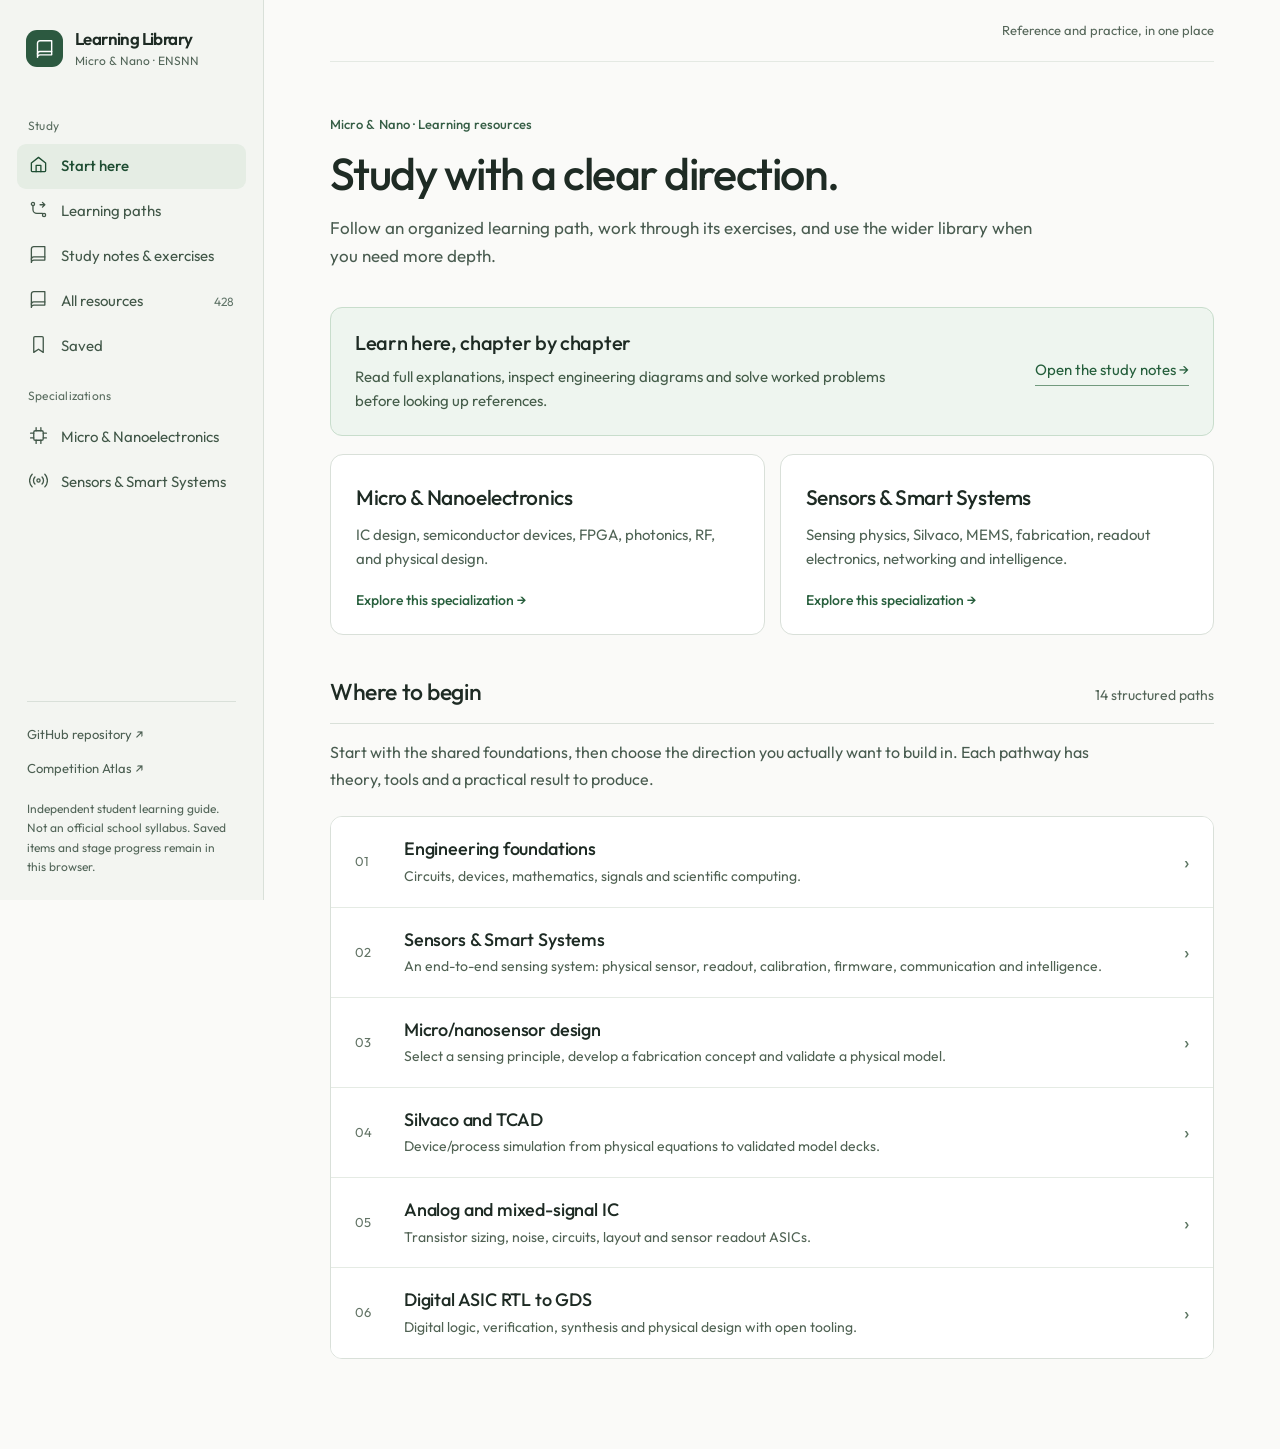
<file: index.html>
<!doctype html>
<html lang="en"><head><meta charset="utf-8"><meta name="viewport" content="width=device-width, initial-scale=1">
<meta name="theme-color" content="#f6f7f5"><meta name="description" content="Micro and nanoelectronics, sensors and smart systems. Guided technical learning, books, courses, simulators, documentation and research resources.">
<title>Learning Library · Micro & Nano</title>
<link rel="preconnect" href="https://fonts.googleapis.com"><link rel="preconnect" href="https://fonts.gstatic.com" crossorigin>
<link href="https://fonts.googleapis.com/css2?family=Outfit:wght@400;500;600&display=swap" rel="stylesheet">
<style>
:root{color-scheme:light;--bg:#fafaf8;--nav:#f3f5f1;--ink:#1e2b24;--text:#37483e;--muted:#495c50;--subtle:#586d5e;--border:#d9e0d9;--panel:#fff;--hover:#f6f9f5;--active:#e5ede4;--green:#2d5b41;--focus:#3b7957}
*{box-sizing:border-box}
html{scroll-behavior:smooth}body{margin:0;background:var(--bg);color:var(--ink);font:17px/1.63 Outfit,system-ui,-apple-system,"Segoe UI",sans-serif;-webkit-font-smoothing:antialiased}
button,input,select{font:inherit}button{cursor:pointer;color:inherit}a{color:inherit}a,button{-webkit-tap-highlight-color:transparent}
button:focus-visible,a:focus-visible,input:focus-visible,select:focus-visible,summary:focus-visible{outline:3px solid #52896a;outline-offset:3px}
[hidden]{display:none!important}
body.dialog-open{overflow:hidden}
.app{min-height:100vh}
.sidebar{position:fixed;inset:0 auto 0 0;width:264px;background:var(--nav);border-right:1px solid var(--border);z-index:30;display:flex;flex-direction:column;gap:0;padding:29px 17px 24px;overflow-y:auto;scrollbar-width:thin}
.logo{display:flex;align-items:center;gap:12px;text-decoration:none;margin:0 9px 47px;min-height:38px}
.logo-symbol{display:grid;place-items:center;width:37px;height:37px;background:#2c5940;color:white;border-radius:11px;flex-shrink:0}
.logo-symbol svg{width:20px;height:20px}
.logo-name{font-size:17px;font-weight:600;letter-spacing:-.035em;line-height:1.2;display:block}
.logo-small{display:block;font-size:12px;color:#536659;margin-top:5px;line-height:1.2}
.nav-section{font-size:12px;letter-spacing:.018em;color:#5a6d60;padding:17px 11px 9px}
.nav-section.first{padding-top:0}
.sideitem{width:100%;display:flex;align-items:center;gap:13px;text-align:left;min-height:45px;padding:10px 12px;background:transparent;border:0;border-radius:9px;font-size:15px;color:#415748;line-height:1.25;transition:background .15s,color .15s}
.sideitem svg{height:19px;width:19px;stroke-width:1.65;flex-shrink:0}
.sideitem:hover{background:#eaf0e9}
.sideitem[aria-current="page"]{background:var(--active);color:#1e4d32;font-weight:500}
.navcount{margin-left:auto;color:#617569;font-size:12px;font-weight:400}
.sidebottom{margin-top:auto;padding:24px 10px 0;color:#4c5f52;font-size:13px;line-height:1.65}
.sidebottom a{text-decoration:none;display:block;padding:6px 0}.sidebottom a:hover{text-decoration:underline;text-underline-offset:3px}
.sidebar-rule{height:1px;background:var(--border);margin:13px 0 16px}
.site-note{font-size:12px;color:#536659;line-height:1.6;margin-top:14px}
.mobile-header{display:none}
.scrim{display:none}
.main{margin-left:264px;min-width:0}
.content{max-width:1120px;margin:auto;padding:0 66px 90px}
.topbar{display:flex;align-items:center;justify-content:flex-end;min-height:62px;border-bottom:1px solid #e4e9e3;color:#56675a;font-size:13px}
.intro{padding:52px 0 37px}
.eyeline{font-size:13px;color:#365e46;font-weight:500;margin:0 0 13px;letter-spacing:.005em}
.intro h1{font-size:clamp(33px,3.5vw,46px);font-weight:500;line-height:1.18;letter-spacing:-.034em;margin:0 0 13px;max-width:740px}
.intro p{color:var(--muted);font-size:17px;line-height:1.66;max-width:705px;margin:0}
.track-choices{display:grid;grid-template-columns:1fr 1fr;gap:15px;margin:0 0 42px}
.track-btn{border:1px solid var(--border);background:white;border-radius:13px;padding:25px 25px 22px;text-align:left;display:flex;flex-direction:column;gap:9px;min-height:181px;transition:background .16s,border .16s,transform .16s}
.track-btn:hover{background:#fcfdfb;border-color:#95b49c;transform:translateY(-1px)}
.track-btn .track-title{font-size:21px;font-weight:500;letter-spacing:-.02em}
.track-btn .track-description{font-size:15px;line-height:1.56;color:#506456;max-width:430px}
.track-btn .track-link{margin-top:auto;font-size:14px;font-weight:500;color:#285f3d;padding-top:10px}
.section-title{display:flex;justify-content:space-between;align-items:baseline;gap:20px;padding-bottom:16px;border-bottom:1px solid var(--border)}
.section-title h2{font-size:23px;line-height:1.3;font-weight:500;letter-spacing:-.018em;margin:0}
.section-title span{font-size:14px;color:#536558;white-space:nowrap}
.prose{font-size:16px;line-height:1.7;color:var(--muted);max-width:790px}
.prose.lead{margin:15px 0 23px}
.quick-paths{margin-top:21px;border:1px solid var(--border);border-radius:12px;background:#fff;overflow:hidden}
.pathrow{display:flex;width:100%;gap:18px;align-items:center;border:0;background:#fff;padding:20px 24px;text-align:left;border-bottom:1px solid #e5ebe4;transition:background .16s}
.pathrow:last-child{border-bottom:0}.pathrow:hover{background:var(--hover)}
.pathno{font-size:13px;color:#637466;width:31px;flex-shrink:0}
.pathcopy{flex:1;min-width:0}
.pathcopy strong{display:block;font-size:18px;font-weight:500;letter-spacing:-.01em;line-height:1.36}
.pathcopy small{font-size:14px;color:#506253;line-height:1.48;display:block;margin-top:4px}
.chevron{font-size:20px;color:#5c7562;flex-shrink:0}
.contentview{margin:0}
.mode-line{display:flex;flex-wrap:wrap;gap:8px;margin:10px 0 24px}
.mode-btn{border:1px solid var(--border);background:#fff;padding:9px 16px;border-radius:9px;font-size:14px;color:#3d5342;transition:background .15s}
.mode-btn[aria-pressed="true"]{background:#315b42;color:#fff;border-color:#315b42}
.mode-btn:hover:not([aria-pressed="true"]){background:#eff3ed}
.path-summary{border:1px solid var(--border);background:#fff;padding:27px;border-radius:13px;margin-bottom:22px}
.path-heading{font-size:27px;line-height:1.26;font-weight:500;letter-spacing:-.025em;margin:0 0 10px}
.path-summary p{font-size:16px;color:var(--muted);line-height:1.68;margin:0 0 18px}
.path-summary .outcome{border-top:1px solid #e4eae2;padding-top:16px;font-size:15px;color:#354e3e}
.path-summary .outcome strong{font-weight:500}
.progressline{margin-top:14px;font-size:13px;color:#4c6652}
.progressbar{height:5px;width:100%;background:#e8eee7;overflow:hidden;border-radius:30px;margin-top:8px}
.progressbar i{display:block;height:100%;background:#3d7650;border-radius:30px;transition:width .2s}
.steps{background:#fff;border:1px solid var(--border);border-radius:13px;overflow:hidden}
.stage{padding:25px 26px;border-bottom:1px solid #e3eae2}
.stage:last-child{border-bottom:0}
.stage-top{display:flex;align-items:flex-start;gap:15px}
.stage-check{margin:5px 0 0;width:20px;height:20px;accent-color:#315e43;flex-shrink:0}
.stage-body{flex:1;min-width:0}
.stage-label{font-size:13px;color:#53705a}
.stage h3{margin:5px 0 7px;font-weight:500;letter-spacing:-.012em;font-size:20px;line-height:1.36}
.stage .stage-learn{margin:0 0 11px;color:#526357;font-size:15px;line-height:1.65}
.stage .task{font-size:15px;color:#293e2e;background:#f0f5ef;border-radius:9px;padding:13px 15px;line-height:1.62;margin:11px 0}
.stage .task strong{font-weight:500}
.stage-reference{display:flex;flex-wrap:wrap;gap:8px;margin-top:14px}
.resource-chip{border:1px solid #d5e1d6;border-radius:7px;background:#fff;padding:7px 11px;color:#2e5c3c;font-size:13px;text-align:left}
.resource-chip:hover{background:#f0f6ef}
.path-note{margin-top:17px;color:#536356;font-size:13px;line-height:1.65}
.library-toolbar{display:flex;gap:9px;align-items:stretch;margin:19px 0 13px}
.search-box{height:49px;flex:1;min-width:0;display:flex;align-items:center;gap:11px;padding:0 16px;border:1px solid #cdd8ce;border-radius:9px;background:#fff}
.search-box:focus-within{border-color:#799a81;box-shadow:0 0 0 3px #e3ede4}
.search-box svg{height:19px;width:19px;color:#586a5d}
.search-box input{border:0;background:none;outline:0;width:100%;height:100%;color:#22372a;font-size:16px}
.search-box input::placeholder{color:#617269}
.toolbar-button{height:49px;min-width:105px;border:1px solid #d1ddd2;border-radius:9px;background:#fff;padding:0 13px;font-size:14px;color:#3d5444;display:flex;align-items:center;justify-content:center;gap:8px}
.toolbar-button:hover{background:#eff4ee}.toolbar-button svg{height:17px;width:17px}
.filters{display:grid;grid-template-columns:repeat(3,minmax(0,1fr));gap:14px 17px;background:#fff;border:1px solid var(--border);border-radius:10px;padding:20px;margin-bottom:16px}
.filters label{display:grid;gap:7px;color:#4b5e50;font-size:13px;min-width:0}
.filters select{width:100%;min-width:0;min-height:43px;padding:7px 9px;border-radius:8px;border:1px solid #cfdace;background:#fff;color:#263c2d;font-size:14px}
.filters .filter-clear{border:0;background:transparent;color:#2b6942;font-size:14px;padding:0;text-align:left;grid-column:1/-1;width:max-content}
.results{border:1px solid var(--border);background:#fff;border-radius:12px;overflow:hidden}
.resource{padding:23px 25px 22px;border-bottom:1px solid #e4eae3}
.resource:last-child{border-bottom:0}
.resource:hover{background:#fdfefc}
.resource-top{display:flex;align-items:center;justify-content:space-between;gap:15px}
.resource-meta{font-size:13px;color:#4e6855}
.savebutton{display:flex;align-items:center;justify-content:center;border:0;background:none;border-radius:7px;width:37px;height:35px;color:#5d7060;flex-shrink:0}
.savebutton:hover{background:#e7eee6;color:#285a3b}
.savebutton[aria-pressed="true"]{color:#2e6141}
.savebutton[aria-pressed="true"] svg{fill:#dcece0}
.resource h3{font-size:19px;font-weight:500;line-height:1.36;letter-spacing:-.012em;margin:10px 0 5px}
.resource-provider{margin:0;color:#526558;font-size:14px}
.resource-desc{margin:11px 0 14px;color:#425747;font-size:15px;line-height:1.65;max-width:800px}
.resource-footer{display:flex;align-items:center;justify-content:space-between;gap:12px;flex-wrap:wrap}
.resource-access{font-size:13px;color:#4a5d50}
.resource-actions{display:flex;align-items:center;gap:20px}
.textbutton,.reslink{border:0;background:none;color:#286142;font-weight:500;font-size:14px;padding:3px 0;text-decoration:none}
.reslink{font-weight:400}.textbutton:hover,.reslink:hover{text-decoration:underline;text-underline-offset:4px}
.more{display:block;width:100%;border:1px solid #d0ddd2;background:#fff;border-radius:9px;padding:14px;margin-top:17px;color:#2c5f43;font-size:15px}
.more:hover{background:#f2f7f1}
.empty{text-align:center;padding:65px 22px;color:#57695a}
.empty strong{font-size:19px;font-weight:500;color:#294533;display:block;margin-bottom:7px}
.caution{color:#506154;line-height:1.75;font-size:14px;margin-top:24px;max-width:780px}
.detail{border:0;border-left:1px solid var(--border);margin:0 0 0 auto;width:min(100%,590px);height:100dvh;max-height:100dvh;background:#fff;box-shadow:-20px 0 50px #1a2f211a;overflow-y:auto;animation:slide .2s ease-out}
@keyframes slide{from{transform:translateX(18px);opacity:.8}to{transform:translateX(0);opacity:1}}
.detail::backdrop{background:#1c29235e;backdrop-filter:blur(2px)}
.detail-head{position:sticky;top:0;z-index:2;display:flex;justify-content:space-between;align-items:center;min-height:70px;border-bottom:1px solid var(--border);background:#fffffff5;padding:0 32px;color:#536456;font-size:14px;backdrop-filter:blur(12px)}
.detail-head button{display:grid;place-items:center;border:1px solid var(--border);border-radius:9px;width:38px;height:38px;background:#fff}
.detail-head button svg{height:19px;width:19px}
.detail-body{padding:33px 36px 60px}
.detail-sub{font-size:13px;color:#47624d;margin-bottom:14px}
.detail-body h2{font-size:29px;font-weight:500;line-height:1.28;letter-spacing:-.025em;margin:0 0 10px}
.detail-by{font-size:15px;color:#526555;margin:0 0 27px}
.detail-group{border-top:1px solid #e3eae2;padding:20px 0 0;margin:21px 0}
.detail-group h3{font-size:15px;font-weight:500;color:#36553e;margin:0 0 8px}
.detail-group p{font-size:16px;color:#425347;line-height:1.72;margin:0;overflow-wrap:anywhere}
.detail-buttons{display:flex;gap:10px;flex-wrap:wrap;margin-top:24px}
.detail-visit{background:#315d43;color:#fff;border:0;border-radius:8px;padding:12px 18px;text-decoration:none;font-size:15px}
.detail-visit:hover{background:#254c34}
.detail-save{border:1px solid #c9d7ca;background:#fff;border-radius:8px;padding:12px 17px;font-size:15px;color:#365741}
.microcopy{font-size:12px!important;color:#576c5d!important;margin-top:20px!important;word-break:break-word}
@media(max-width:1180px){.content{padding:0 35px 75px}}
@media(max-width:820px){
.sidebar{transform:translateX(-103%);transition:transform .22s;box-shadow:20px 0 50px #16321c14}
.sidebar.open{transform:translateX(0)}
.scrim{display:block;position:fixed;inset:0;background:#172b1e60;z-index:25}
.main{margin-left:0}
.mobile-header{display:flex;justify-content:space-between;align-items:center;min-height:63px;border-bottom:1px solid var(--border)}
.mobile-header button{background:none;border:0;padding:8px;margin-left:-8px}
.mobile-header svg{height:22px;width:22px}
.mobile-header span{font-size:15px;font-weight:500}
.topbar{display:none}
.intro{padding-top:39px}
}
@media(max-width:640px){
.content{padding:0 17px 66px}
.intro{padding:31px 0 26px}
.intro h1{font-size:34px}
.intro p{font-size:16px}
.track-choices{grid-template-columns:1fr;margin-bottom:31px;gap:10px}
.track-btn{min-height:145px;padding:20px}
.section-title h2{font-size:21px}
.pathrow{padding:19px;gap:12px}
.pathcopy strong{font-size:17px}
.library-toolbar{gap:7px}
.toolbar-button{min-width:45px;padding:0 11px}
.toolbar-button .btntext{display:none}
.filters{grid-template-columns:1fr;padding:17px}
.resource{padding:20px}
.resource h3{font-size:18px}
.stage{padding:21px 17px}
.path-summary{padding:20px}
.detail-head{padding:0 22px}
.detail-body{padding:27px 23px 40px}
.detail-body h2{font-size:25px}
}
@media(prefers-reduced-motion:reduce){*,*::before,*::after{scroll-behavior:auto!important;animation:none!important;transition:none!important}}
.reading-entry{display:flex;align-items:center;justify-content:space-between;gap:22px;border:1px solid #c8ddcc;border-radius:12px;background:#eef5ef;padding:22px 24px;margin-bottom:18px}.reading-entry strong{font-size:20px;line-height:1.3;font-weight:500;letter-spacing:-.015em}.reading-entry p{margin:7px 0 0;color:#455d4a;font-size:15px;line-height:1.6;max-width:560px}.reading-entry a{flex-shrink:0;text-decoration:none;color:#245e3b;font-size:15px;border-bottom:1px solid #729a7e;padding-bottom:3px}.reading-entry a:hover{color:#143d23;border-color:currentColor}@media(max-width:580px){.reading-entry{display:block;padding:19px}.reading-entry a{display:inline-block;margin-top:15px}}</style></head>
<body>
<div class="app">
<aside class="sidebar" id="sidebar" aria-label="Library navigation">
<a class="logo" href="#" id="homeLink">
<span class="logo-symbol"><svg viewBox="0 0 24 24" fill="none" stroke="currentColor" stroke-width="1.7" stroke-linecap="round" stroke-linejoin="round"><path d="M3 5a3 3 0 0 1 3-3h14v17H6a3 3 0 0 0-3 3V5z"/><path d="M3 18a3 3 0 0 1 3-3h14"/></svg></span>
<span><span class="logo-name">Learning Library</span><span class="logo-small">Micro & Nano · ENSNN</span></span></a>
<div class="nav-section first">Study</div>
<nav aria-label="Study navigation">
<button class="sideitem" data-nav="home" aria-current="page"><span data-icon="home"></span> Start here</button>
<button class="sideitem" data-nav="paths"><span data-icon="route"></span> Learning paths</button>
<a class="sideitem" href="./notes/" style="text-decoration:none"><span data-icon="book"></span> Study notes & exercises</a>
<button class="sideitem" data-nav="resources"><span data-icon="book"></span> All resources <span class="navcount" id="resCount"></span></button>
<button class="sideitem" data-nav="saved"><span data-icon="bookmark"></span> Saved <span class="navcount" id="saveCount"></span></button>
</nav>
<div class="nav-section">Specializations</div>
<nav aria-label="Specializations">
<button class="sideitem" data-track="Micro & Nanoelectronics"><span data-icon="chip"></span> Micro & Nanoelectronics</button>
<button class="sideitem" data-track="Sensors & Smart Systems"><span data-icon="sensor"></span> Sensors & Smart Systems</button>
</nav>
<div class="sidebottom">
<div class="sidebar-rule"></div>
<a target="_blank" rel="noopener noreferrer" href="https://github.com/aminemons/resources">GitHub repository ↗</a>
<a target="_blank" rel="noopener noreferrer" href="https://competitionsnano.vercel.app/">Competition Atlas ↗</a>
<div class="site-note">Independent student learning guide. Not an official school syllabus. Saved items and stage progress remain in this browser.</div>
</div>
</aside>
<div id="scrim" class="scrim" hidden></div>
<div class="main"><div class="content">
<div class="mobile-header"><button id="mobileMenu" aria-label="Open menu" aria-expanded="false"><span data-icon="menu"></span></button><span>Learning Library</span><span style="width:30px"></span></div>
<div class="topbar">Reference and practice, in one place</div>
<header class="intro"><div class="eyeline" id="eyeline">Micro & Nano · Learning resources</div><h1 id="pageTitle">Study with a clear direction.</h1><p id="pageSubtitle">Follow an organized learning path, work through its exercises, and use the wider library when you need more depth.</p></header>
<section id="homeView">
<div class="reading-entry"><div><strong>Learn here, chapter by chapter</strong><p>Read full explanations, inspect engineering diagrams and solve worked problems before looking up references.</p></div><a href="./notes/">Open the study notes →</a></div>
<div class="track-choices">
<button class="track-btn" data-home-track="Micro & Nanoelectronics"><span class="track-title">Micro & Nanoelectronics</span><span class="track-description">IC design, semiconductor devices, FPGA, photonics, RF, and physical design.</span><span class="track-link">Explore this specialization →</span></button>
<button class="track-btn" data-home-track="Sensors & Smart Systems"><span class="track-title">Sensors & Smart Systems</span><span class="track-description">Sensing physics, Silvaco, MEMS, fabrication, readout electronics, networking and intelligence.</span><span class="track-link">Explore this specialization →</span></button>
</div>
<div class="section-title"><h2>Where to begin</h2><span id="homeMeta"></span></div>
<p class="prose lead">Start with the shared foundations, then choose the direction you actually want to build in. Each pathway has theory, tools and a practical result to produce.</p>
<div id="homePaths" class="quick-paths"></div>
</section>
<section id="pathsView" hidden>
<div class="mode-line" id="pathTracks" role="group" aria-label="Specialization for learning paths"></div>
<div id="pathList" class="quick-paths"></div>
</section>
<section id="guideView" hidden><div class="mode-line"><button class="mode-btn" id="backPaths">← Learning paths</button></div><div id="guideContent"></div></section>
<section id="resourcesView" hidden>
<div class="section-title"><h2 id="libraryTitle">Resource library</h2><span id="libraryCount">Loading…</span></div>
<div class="mode-line" id="resourceTracks" role="group" aria-label="Filter resources by specialization"></div>
<div class="library-toolbar">
<label class="search-box"><span data-icon="search"></span><input type="search" id="search" aria-label="Search resources" placeholder="Search a topic, tool, course or book…" autocomplete="off"></label>
<button class="toolbar-button" id="toggleFilters" aria-controls="filters" aria-expanded="false"><span data-icon="filter"></span><span class="btntext">Filters</span></button>
<button class="toolbar-button" id="exportCSV"><span data-icon="download"></span><span class="btntext">Export</span></button>
</div>
<div class="filters" id="filters" hidden>
<label>What are you trying to do?<select id="purpose"><option value="">All</option><option value="Learn">Learn a topic</option><option value="Practice">Practice with tools</option><option value="Read">Read & reference</option><option value="Explore">Explore communities</option></select></label>
<label>Subject<select id="topic"><option value="">All subjects</option></select></label>
<label>Cost<select id="access"><option value="">Any access</option><option value="free">Free / open</option><option value="paid">Paid / licensed</option></select></label>
<label>Difficulty<select id="level"><option value="">Any level</option><option value="Beginner">Beginner</option><option value="Intermediate">Intermediate</option><option value="Advanced">Advanced</option></select></label>
<label>Resource format<select id="kind"><option value="">Any format</option></select></label>
<label>Order<select id="sort"><option value="relevant">Learning first</option><option value="alphabetical">Alphabetical</option><option value="subject">By subject</option></select></label>
<button class="filter-clear" id="clearFilters">Clear all filters</button>
</div>
<div id="results" class="results"><div class="empty">Loading the catalogue…</div></div>
<button class="more" id="showMore" hidden>Show more resources</button>
<p class="caution">Books are listed by title and author; they are not downloadable copies. For commercial software, follow the institutional licensing rules. Community repositories and links require independent evaluation before reliance; link accessibility does not establish that a tutorial is complete or accurate.</p>
</section>
</div></div>
</div>
<dialog id="detail" class="detail" aria-labelledby="detailTitle">
<div class="detail-head"><span>Resource information</span><button type="button" id="closeDetail" aria-label="Close resource information"><span data-icon="close"></span></button></div>
<div id="detailBody" class="detail-body"></div>
</dialog>
<script>
"use strict";
const pathsDataURL="./data/paths.json",resourcesDataURL="./data/resources.json";
const ICONS={
home:'<path d="m3 10 9-7 9 7v10a1 1 0 0 1-1 1H4a1 1 0 0 1-1-1z"/><path d="M9 21v-8h6v8"/>',
route:'<circle cx="5" cy="5" r="2"/><circle cx="19" cy="19" r="2"/><path d="M5 7v5a5 5 0 0 0 5 5h7M14 6h6m-3-3 3 3-3 3"/>',
book:'<path d="M3 5a3 3 0 0 1 3-3h14v17H6a3 3 0 0 0-3 3V5z"/><path d="M3 18a3 3 0 0 1 3-3h14"/>',
bookmark:'<path d="M6 3.5A1.5 1.5 0 0 1 7.5 2h9A1.5 1.5 0 0 1 18 3.5V22l-6-4-6 4z"/>',
chip:'<rect x="6" y="6" width="12" height="12" rx="2"/><path d="M9 2v4m6-4v4M9 18v4m6-4v4M2 9h4m-4 6h4m12-6h4m-4 6h4"/>',
sensor:'<circle cx="12" cy="12" r="2"/><path d="M7.5 7.5a6.4 6.4 0 0 0 0 9m9-9a6.4 6.4 0 0 1 0 9M4 4a11.4 11.4 0 0 0 0 16m16-16a11.4 11.4 0 0 1 0 16"/>',
menu:'<path d="M4 7h16M4 12h16M4 17h16"/>',
close:'<path d="m5 5 14 14M19 5 5 19"/>',
filter:'<path d="M4 6h16M7 12h10M10 18h4"/>',
search:'<circle cx="10.6" cy="10.6" r="6.6"/><path d="m16 16 5 5"/>',
download:'<path d="M12 3v13m-5-5 5 5 5-5M4 18v3h16v-3"/>'
};
const icon=k=>'<svg aria-hidden="true" viewBox="0 0 24 24" fill="none" stroke="currentColor" stroke-width="1.7" stroke-linecap="round" stroke-linejoin="round">'+(ICONS[k]||"")+'</svg>';
document.querySelectorAll("[data-icon]").forEach(e=>e.innerHTML=icon(e.dataset.icon));
const $=id=>document.getElementById(id),esc=s=>String(s??"").replace(/[&<>"']/g,c=>({"&":"&amp;","<":"&lt;",">":"&gt;",'"':"&quot;","'":"&#39;"}[c]));
const safeLink=url=>{try{const u=new URL(url);return["https:","http:"].includes(u.protocol)?u.href:"#"}catch{return"#"}};
const TRACKS=["Micro & Nanoelectronics","Sensors & Smart Systems"];
const commonPathTrack="Both";
let rows=[],paths=[],byId=new Map(),view="home",track="all",currentPath=null,visible=36,onlySaved=false,saved=new Set(),done=new Set();
try{saved=new Set(JSON.parse(localStorage.getItem("library-saved-v2")||"[]"));done=new Set(JSON.parse(localStorage.getItem("library-progress-v2")||"[]"))}catch{}
function saveStorage(){try{localStorage.setItem("library-saved-v2",JSON.stringify([...saved]));localStorage.setItem("library-progress-v2",JSON.stringify([...done]))}catch{}}
function trackName(){return track==="all"?"All specializations":track}
function assignHead(k,h,sub,eyeline){$("pageTitle").textContent=h;$("pageSubtitle").textContent=sub;$("eyeline").textContent=eyeline||"Learning Library"}
function visibleView(k){view=k;["homeView","pathsView","guideView","resourcesView"].forEach(n=>$(n).hidden=n!==k+"View");}
function closeMenu(){$("sidebar").classList.remove("open");$("scrim").hidden=true;$("mobileMenu").setAttribute("aria-expanded","false")}
function openMenu(){$("sidebar").classList.add("open");$("scrim").hidden=false;$("mobileMenu").setAttribute("aria-expanded","true")}
function navActive(active){document.querySelectorAll("[data-nav],[data-track]").forEach(x=>x.removeAttribute("aria-current"));let chosen=null;if(active==="track")chosen=document.querySelector('[data-track="'+track+'"]');else chosen=document.querySelector('[data-nav="'+active+'"]');if(chosen)chosen.setAttribute("aria-current","page")}
function switchTo(k,goTop=true){
 if(k==="home"){track="all";onlySaved=false;assignHead("home","Study with a clear direction.","Follow an organized learning path, work through its exercises, and use the wider library when you need more depth.","Micro & Nano · Learning resources");visibleView("home");navActive("home");}
 if(k==="paths"){onlySaved=false;assignHead("paths",track==="all"?"Choose a learning path.":trackName(),"Work through the subjects in order. Every stage includes a practical exercise and the resources needed to complete it.","Guided learning");visibleView("paths");renderPaths();navActive(track==="all"?"paths":"track");}
 if(k==="resources"||k==="saved"){onlySaved=k==="saved";assignHead(k,k==="saved"?"Your saved resources.":"Explore the library.","Search courses, detailed tutorials, software, textbooks, GitHub examples and scientific references.","Resource catalogue");visibleView("resources");visible=36;renderResources();navActive(k);}
 closeMenu();if(goTop)window.scrollTo({top:0,behavior:"smooth"});
}
function selectedPaths(){return paths.filter(p=>p.track==="Both"||track==="all"||p.track===track)}
function pathLine(p,i){const doneNum=p.steps.filter(s=>done.has(p.slug+":"+s.order)).length;return '<button type="button" class="pathrow" data-path="'+esc(p.slug)+'"><span class="pathno">'+String(i+1).padStart(2,"0")+'</span><span class="pathcopy"><strong>'+esc(p.name)+'</strong><small>'+esc(p.description)+(doneNum?" · "+doneNum+" of "+p.steps.length+" completed":"")+'</small></span><span class="chevron">›</span></button>'}
function renderHome(){let x=paths.filter(p=>["foundation","smart-systems","analog","silvaco","asic","sensor-device"].includes(p.slug));$("homePaths").innerHTML=x.map(pathLine).join("");$("homeMeta").textContent=paths.length+" structured paths";}
function trackChooser(container){
 container.innerHTML=['all',...TRACKS].map(t=>'<button class="mode-btn" type="button" aria-pressed="'+String(t===track)+'" data-choose-track="'+esc(t)+'">'+esc(t==="all"?"All":t)+'</button>').join("");
}
function renderPaths(){
 trackChooser($("pathTracks"));$("pathList").innerHTML=selectedPaths().map(pathLine).join("");
}
function openPath(slug){
 const p=paths.find(x=>x.slug===slug);if(!p)return;
 currentPath=p;assignHead("guide",p.name,p.description,"Guided learning · "+p.track);visibleView("guide");renderGuide();navActive("paths");closeMenu();window.scrollTo({top:0,behavior:"smooth"});
}
const stageNotes={
"foundation":["01-electricity","04-sampling","06-semiconductors","05-uncertainty"],
"smart-systems":["16-sensor-response","31-mems-coupled","32-low-noise-frontends","20-iot","20-iot","20-iot","05-uncertainty"],
"sensor-device":["33-gas-sensor-chemistry","28-carrier-transport","18-fabrication","30-tcad-validation","32-low-noise-frontends"],
"silvaco":["28-carrier-transport","30-tcad-validation","30-tcad-validation","18-fabrication","30-tcad-validation"],
"fabrication":["18-fabrication","18-fabrication","18-fabrication","05-uncertainty"],
"mems":["31-mems-coupled","31-mems-coupled","30-tcad-validation","32-low-noise-frontends"],
"materials":["06-semiconductors","18-fabrication","05-uncertainty","05-uncertainty","16-sensor-response"],
"biosensors":["16-sensor-response","16-sensor-response","17-mems","12-readout"],
"wireless":["20-iot","20-iot","20-iot","20-iot","05-uncertainty"],
"analog":["29-mosfet-derivation","11-amplifier","32-low-noise-frontends","15-asic-flow","32-low-noise-frontends"],
"asic":["13-logic","14-verilog","14-verilog","15-asic-flow","15-asic-flow","15-asic-flow"],
"fpga":["13-logic","14-verilog","14-verilog","15-asic-flow","05-uncertainty"],
"photonics":["21-photonics","21-photonics","21-photonics","21-photonics","22-research"],
"research":["22-research","22-research","05-uncertainty","22-research"]
};
function renderGuide(){
 const p=currentPath;const completed=p.steps.filter(s=>done.has(p.slug+":"+s.order)).length;
 const pct=p.steps.length?Math.round(100*completed/p.steps.length):0;
 $("guideContent").innerHTML='<div class="path-summary"><h2 class="path-heading">'+esc(p.name)+'</h2><p>'+esc(p.description)+'</p><div class="outcome"><strong>What you should produce:</strong> '+esc(p.goal)+'</div><div class="progressline">'+completed+' of '+p.steps.length+' stages completed</div><div class="progressbar" aria-hidden="true"><i style="width:'+pct+'%"></i></div></div>'+
 '<div class="steps">'+p.steps.map(s=>{
 const resources=s.resources.map(id=>byId.get(id)).filter(Boolean);
 return '<section class="stage"><div class="stage-top"><input class="stage-check" type="checkbox" aria-label="Mark '+esc(s.name)+' completed" data-done="'+esc(p.slug)+':'+s.order+'" '+(done.has(p.slug+":"+s.order)?"checked":"")+'><div class="stage-body"><div class="stage-label">Stage '+s.order+'</div><h3>'+esc(s.name)+'</h3><p class="stage-learn">'+esc(s.concept)+'</p><div class="task"><strong>Practice:</strong> '+esc(s.deliverable)+'</div><div class="stage-reference">'+(stageNotes[p.slug]?.[s.order-1]?'<a class="resource-chip" style="text-decoration:none;background:#e6f0e7;color:#25583a" href="./notes/?lesson='+stageNotes[p.slug][s.order-1]+'">Read related lesson →</a>':"")+resources.map(r=>'<button type="button" class="resource-chip" data-reference="'+esc(r.id)+'">'+esc(r.title)+' ↗</button>').join("")+'</div></div></div></section>'
 }).join("")+'</div><p class="path-note">Tick a stage only after completing the exercise. Progress is stored in this browser and is not a formal school record. Some resources require an academic software license.</p>';
}
function accessKind(r){const a=(r.access||"").toLowerCase();return /paid|institutional|license|library|academic terms|subscription/.test(a)?"paid":"free"}
function passes(r){
 const q=$("search").value.trim().toLowerCase();
 if(onlySaved&&!saved.has(r.id))return false;
 if(track!=="all"&&!(r.tracks||[]).includes(track))return false;
 if($("topic").value&&r.domain!==$("topic").value)return false;
 if($("kind").value&&r.kind!==$("kind").value)return false;
 if($("purpose").value&&r.intent!==$("purpose").value)return false;
 if($("level").value&&r.level!==$("level").value&&r.level!=="All levels")return false;
 if($("access").value&&accessKind(r)!==$("access").value)return false;
 if(q&&!([r.title,r.provider,r.domain,r.kind,r.description,r.access].join(" ").toLowerCase().includes(q)))return false;
 return true;
}
function matched(){
 const a=rows.filter(passes),sort=$("sort").value;
 const weight=x=>x.intent==="Learn"?0:x.intent==="Practice"?1:x.intent==="Read"?2:3;
 return a.sort((x,y)=>sort==="alphabetical"?x.title.localeCompare(y.title):sort==="subject"?x.domain.localeCompare(y.domain)||x.title.localeCompare(y.title):weight(x)-weight(y)||x.domain.localeCompare(y.domain)||x.title.localeCompare(y.title));
}
function refreshFilters(){
 const eligible=rows.filter(r=>track==="all"||(r.tracks||[]).includes(track));
 const last=$("topic").value;
 $("topic").innerHTML='<option value="">All subjects</option>'+[...new Set(eligible.map(r=>r.domain))].sort().map(k=>'<option value="'+esc(k)+'">'+esc(k)+'</option>').join("");
 $("topic").value=[...$("topic").options].some(x=>x.value===last)?last:"";
}
function renderResources(){
 if(view!=="resources")return;
 trackChooser($("resourceTracks"));refreshFilters();
 const a=matched();$("libraryTitle").textContent=onlySaved?"Saved resources":"Resource library";$("libraryCount").textContent=a.length+(a.length===1?" resource":" resources");
 const shown=a.slice(0,visible);
 $("resCount").textContent=rows.length;$("saveCount").textContent=saved.size||"";
 $("results").innerHTML=shown.length?shown.map(r=>{
 const isSaved=saved.has(r.id),isBook=r.kind==="Book";
 return '<article class="resource"><div class="resource-top"><span class="resource-meta">'+esc(r.domain)+' · '+esc(r.kind)+'</span><button class="savebutton" type="button" data-save="'+esc(r.id)+'" aria-label="'+(isSaved?"Remove saved resource":"Save resource")+'" aria-pressed="'+isSaved+'">'+icon("bookmark")+'</button></div><h3>'+esc(r.title)+'</h3><p class="resource-provider">'+esc(r.provider)+'</p><p class="resource-desc">'+esc(r.description)+'</p><div class="resource-footer"><span class="resource-access">'+esc(r.access)+'</span><span class="resource-actions"><button class="textbutton" data-detail="'+esc(r.id)+'">Details</button><a class="reslink" target="_blank" rel="noopener noreferrer" href="'+esc(safeLink(r.url))+'">'+(isBook?"Find book":"Open")+' ↗</a></span></div></article>';
 }).join(""):'<div class="empty"><strong>No matching resources</strong>Try removing a filter or searching a broader topic.</div>';
 $("showMore").hidden=shown.length>=a.length;
 $("showMore").textContent="Show more ("+(a.length-shown.length)+" remaining)";
}
function showDetail(r){
 const isBook=r.kind==="Book",state=saved.has(r.id);
 const explanation=isBook?"Bibliographic reference only. Look for legal library access, the publisher, interlibrary loan or authorized used copies. The search link does not mean a free PDF exists.":accessKind(r)==="paid"?"This may require a commercial or institutional license. Check the provider's documentation and the school library/lab before assuming access.":"Availability may change. Use the publisher or project's official documentation and check the source and license before relying on it.";
 $("detailBody").innerHTML='<div class="detail-sub">'+esc(r.domain)+' · '+esc(r.kind)+'</div><h2 id="detailTitle">'+esc(r.title)+'</h2><p class="detail-by">'+esc(r.provider)+' · '+esc(r.level)+'</p><section class="detail-group"><h3>What it is useful for</h3><p>'+esc(r.description)+'</p></section><section class="detail-group"><h3>Availability</h3><p>'+esc(r.access)+'. '+esc(explanation)+'</p></section><section class="detail-group"><h3>Who it is for</h3><p>'+esc(r.tracks.join(" / "))+'</p></section><div class="detail-buttons"><a class="detail-visit" target="_blank" rel="noopener noreferrer" href="'+esc(safeLink(r.url))+'">'+(isBook?"Search book listing":"Open source")+' ↗</a><button class="detail-save" id="detailBookmark">'+(state?"Remove from saved":"Save resource")+'</button></div><p class="microcopy">'+esc(r.url)+'</p>';
 $("detailBookmark").onclick=()=>{toggleSave(r.id);showDetail(r)};
 if(!$("detail").open)$("detail").showModal();
}
function toggleSave(id){
 saved.has(id)?saved.delete(id):saved.add(id);saveStorage();$("saveCount").textContent=saved.size||"";
 if(view==="resources")renderResources();
}
function setTrack(t,where){
 track=t;refreshFilters();
 if(where==="resources"){visible=36;renderResources();navActive("resources");}
 else{renderPaths();navActive(track==="all"?"paths":"track");}
}
$("homeLink").onclick=e=>{e.preventDefault();switchTo("home")};
document.querySelectorAll("[data-nav]").forEach(b=>b.onclick=()=>switchTo(b.dataset.nav));
document.querySelectorAll("[data-track]").forEach(b=>b.onclick=()=>{track=b.dataset.track;switchTo("paths")});
$("mobileMenu").onclick=()=>$("sidebar").classList.contains("open")?closeMenu():openMenu();$("scrim").onclick=closeMenu;
document.querySelectorAll("[data-home-track]").forEach(b=>b.onclick=()=>{track=b.dataset.homeTrack;switchTo("paths")});
$("homePaths").onclick=e=>{const a=e.target.closest("[data-path]");if(a)openPath(a.dataset.path)};
$("pathList").onclick=e=>{const a=e.target.closest("[data-path]");if(a)openPath(a.dataset.path)};
$("pathTracks").onclick=e=>{const b=e.target.closest("[data-choose-track]");if(b)setTrack(b.dataset.chooseTrack,"paths")};
$("resourceTracks").onclick=e=>{const b=e.target.closest("[data-choose-track]");if(b)setTrack(b.dataset.chooseTrack,"resources")};
$("backPaths").onclick=()=>switchTo("paths");
$("guideContent").addEventListener("change",e=>{const c=e.target.closest("[data-done]");if(!c)return;c.checked?done.add(c.dataset.done):done.delete(c.dataset.done);saveStorage();renderGuide()});
$("guideContent").addEventListener("click",e=>{const b=e.target.closest("[data-reference]");if(b){const r=byId.get(b.dataset.reference);if(r)showDetail(r)}});
$("results").onclick=e=>{const save=e.target.closest("[data-save]"),detail=e.target.closest("[data-detail]");if(save)toggleSave(save.dataset.save);else if(detail){const r=byId.get(detail.dataset.detail);if(r)showDetail(r)}};
$("closeDetail").onclick=()=>$("detail").close();$("detail").addEventListener("click",e=>{if(e.target===$("detail"))$("detail").close()});
$("toggleFilters").onclick=()=>{const expanding=$("filters").hidden;$("filters").hidden=!expanding;$("toggleFilters").setAttribute("aria-expanded",String(expanding))};
["search","purpose","topic","access","level","kind","sort"].forEach(id=>$(id).addEventListener(id==="search"?"input":"change",()=>{visible=36;renderResources()}));
$("clearFilters").onclick=()=>{["search","purpose","topic","access","level","kind"].forEach(id=>$(id).value="");$("sort").value="relevant";renderResources()};
$("showMore").onclick=()=>{visible+=36;renderResources()};
$("exportCSV").onclick=()=>{
 const headers=["title","domain","kind","provider","access","level","url","description"];
 const lines=[headers.join(","),...matched().map(r=>headers.map(k=>'"'+String(r[k]||"").replace(/"/g,'""')+'"').join(","))];
 const blob=new Blob(["\uFEFF"+lines.join("\r\n")],{type:"text/csv;charset=utf-8"}),url=URL.createObjectURL(blob),a=document.createElement("a");
 a.href=url;a.download="micro-nano-learning-resources.csv";a.click();setTimeout(()=>URL.revokeObjectURL(url),1000);
};
document.addEventListener("keydown",e=>{if(e.key==="Escape")closeMenu();if(e.key==="/"&&!e.altKey&&!e.ctrlKey&&!e.metaKey&&!$("detail").open&&!["INPUT","TEXTAREA","SELECT"].includes(document.activeElement.tagName)&&view==="resources"){e.preventDefault();$("search").focus()}});
Promise.all([fetch(resourcesDataURL,{cache:"no-store"}).then(r=>{if(!r.ok)throw Error("Resources "+r.status);return r.json()}),fetch(pathsDataURL,{cache:"no-store"}).then(r=>{if(!r.ok)throw Error("Paths "+r.status);return r.json()})]).then(([catalog,curriculum])=>{
 rows=catalog.resources||[];paths=curriculum.paths||[];byId=new Map(rows.map(r=>[r.id,r]));$("resCount").textContent=rows.length;$("saveCount").textContent=saved.size||"";
 const kinds=[...new Set(rows.map(r=>r.kind))].sort();
 $("kind").innerHTML='<option value="">Any format</option>'+kinds.map(k=>'<option value="'+esc(k)+'">'+esc(k)+'</option>').join("");
 renderHome();switchTo("home",false);
}).catch(err=>{console.error(err);$("homePaths").innerHTML='<div class="empty"><strong>Could not load the curriculum</strong>Please consult the source files on GitHub.</div>';});
</script></body></html>
</file>
